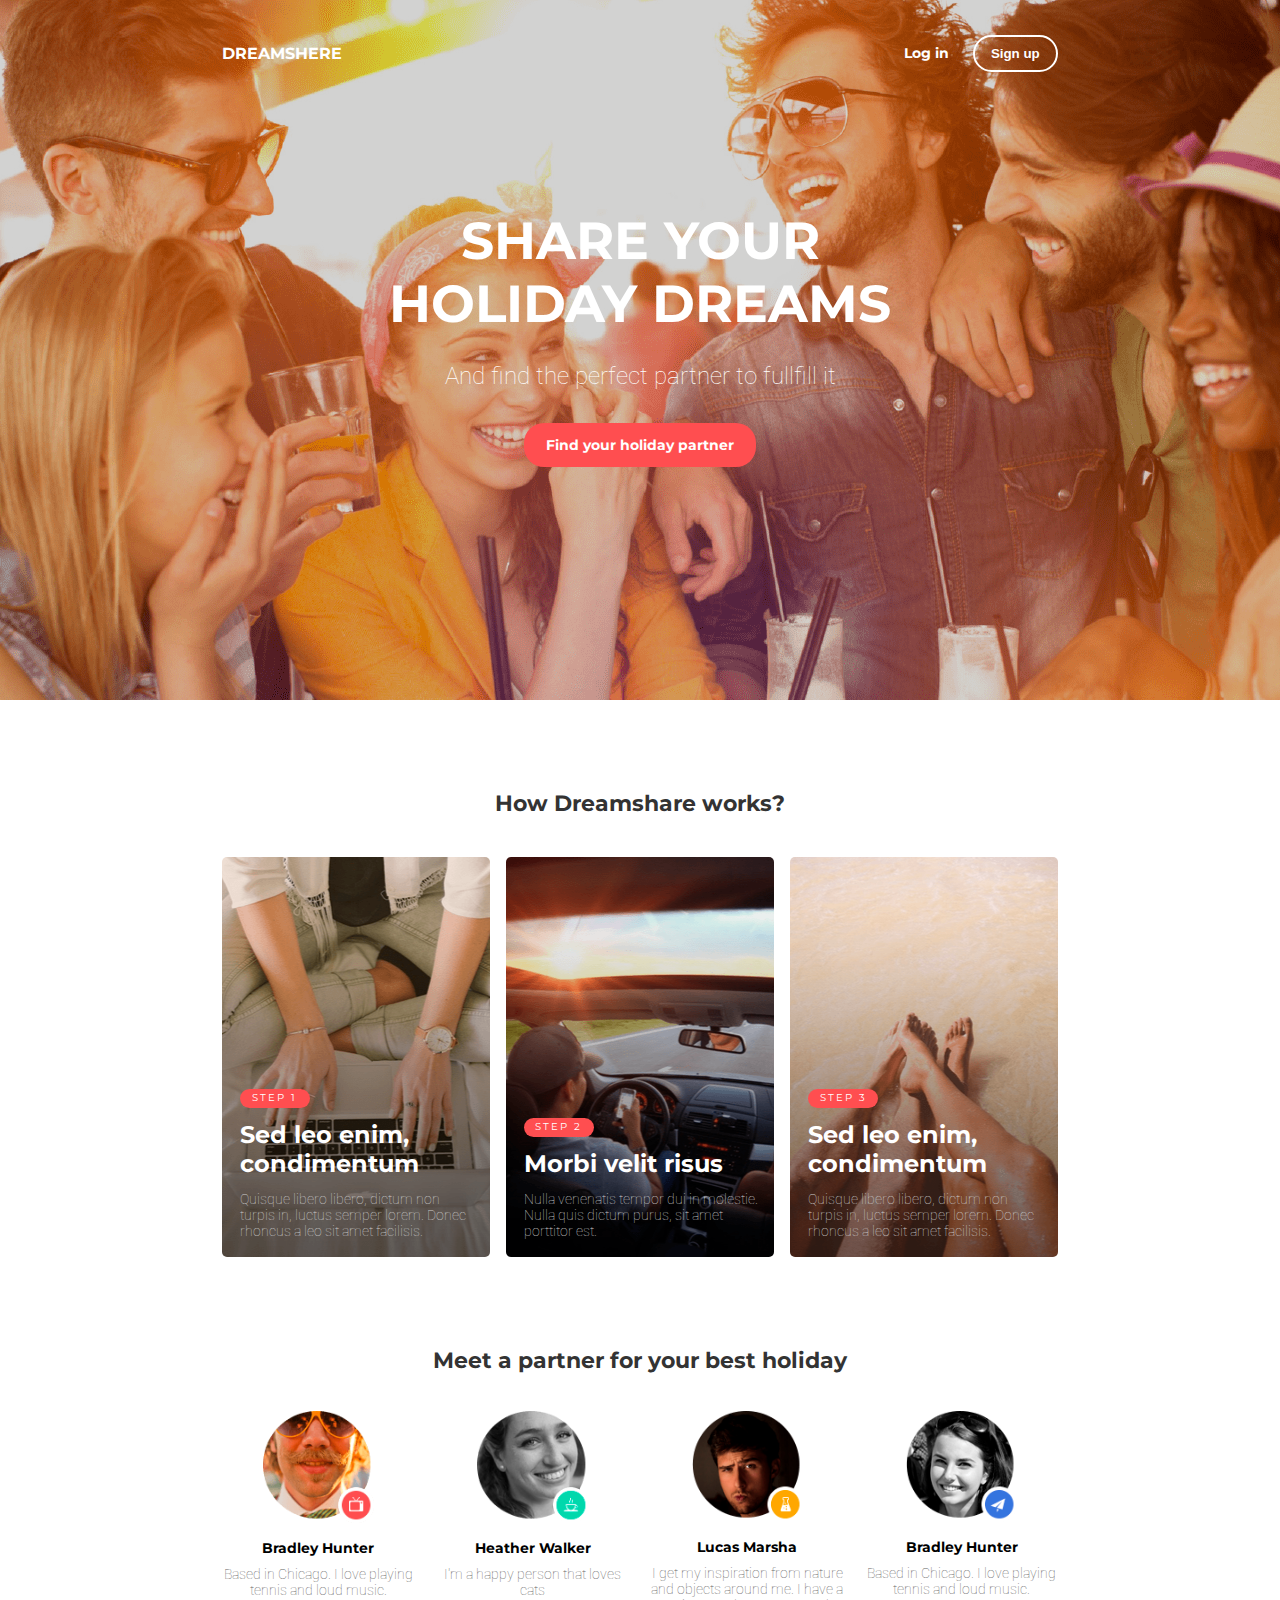
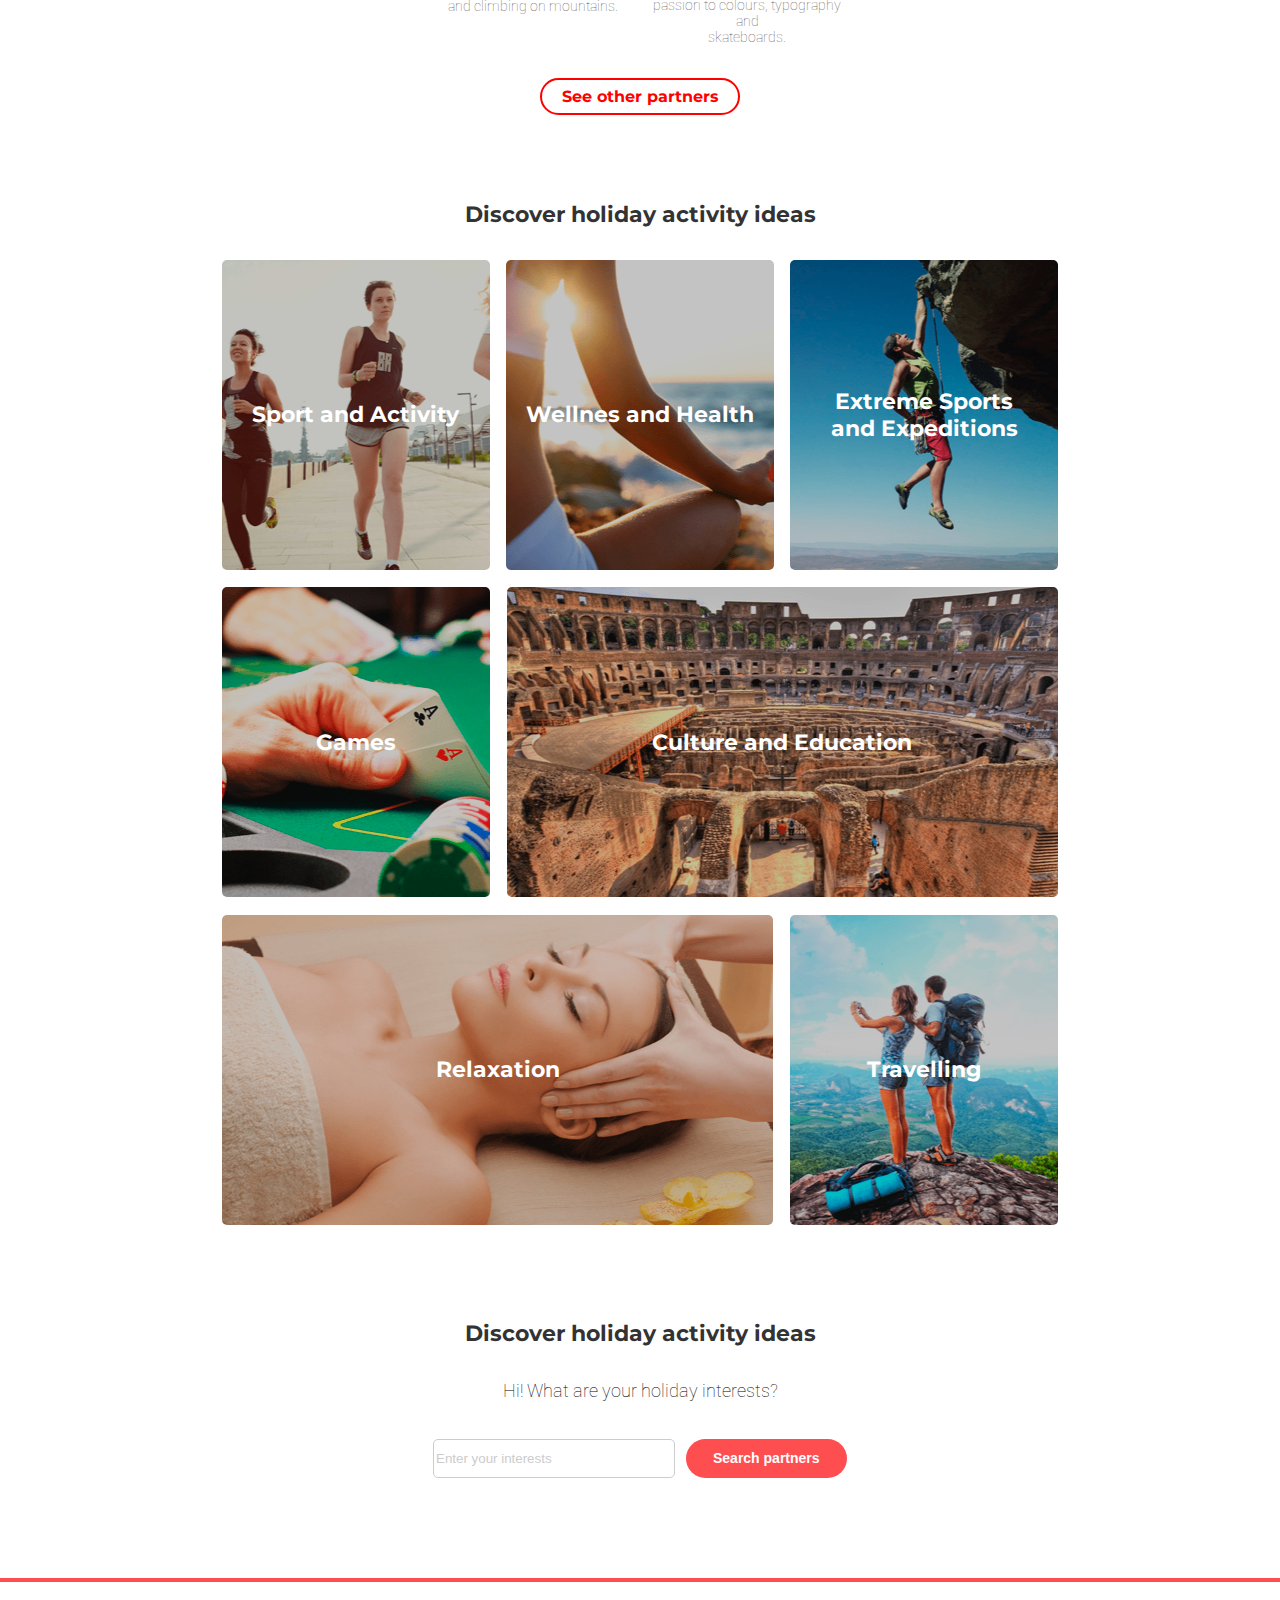
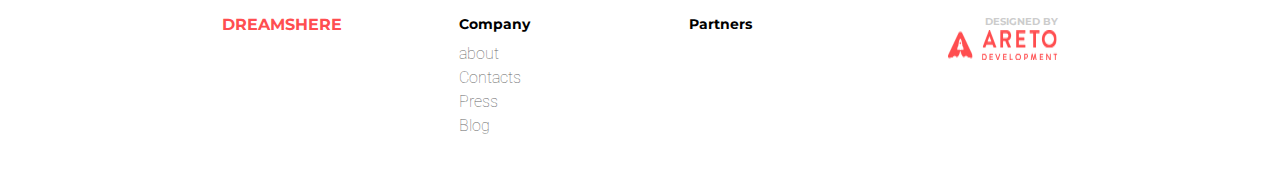
<file: DreamShere/index.html>
<!DOCTYPE html>
<html lang="en">
<head>
    <meta charset="UTF-8">
    <meta name="viewport" content="width=device-width, initial-scale=1.0">
    <link rel="stylesheet" href="main.css">
    <title>DREANSHERE</title>
    <meta name="viewport" content="width=device-width,initial-scale =1.0 , maximum-scale=1.0 , user-scalable = 0">
    <link href="https://fonts.googleapis.com/css2?family=Montserrat:wght@400;700&family=Roboto:wght@300&display=swap" rel="stylesheet">

</head>
<body>
<div class="promo">
    <div class="container">
        <div class="header">
            <span class="header__logo">dreamshere</span>
            <div class="header__auth">
                <span class="header__Login">Log in</span>
                <button class="header__btn"> Sign up</button>
            </div>
        </div>
        <div class="MainBlock">
            <div class="MainBlock__title ">
                Share your <br>
                holiday dreams
            </div>
            <div class="MainBlock__descr">
                And find the perfect partner to fullfill it
            </div>
            <div class="MainBlock__btn">
                Find your holiday partner
            </div>
        </div>
    </div>
</div>


<div class="HowItWorks">
    <div class="container-fluid">
        <div class="HowItWorks__title title">How Dreamshare works?</div>
        <div class="HowItWorks__steps">
            <div class="HowItWorks-image  HowItWorks-image_first">
                    <div class="image-step">
                        <h3 class="step__number">step 1</h3>
                    </div>
                        <span class="step__title">Sed leo enim,
                            condimentum</span>
                        <span class="step__descr">Quisque libero libero, dictum non turpis in, luctus semper lorem. Donec rhoncus a leo sit amet facilisis.</span>    
             </div>
            <div class="HowItWorks-image HowItWorks-image_second">
                <div class="image-step">
                    <h3 class="step__number">step 2</h3>
                </div>
                    <span class="step__title">Morbi velit risus</span>
                    <span class="step__descr">Nulla venenatis tempor dui in molestie. Nulla quis dictum purus, sit amet porttitor est.</span>
               
              </div>
             <div class="HowItWorks-image HowItWorks-image_third">
                <div class="image-step">
                    <h3 class="step__number">step 3</h3>
                </div>
                    <span class="step__title">Sed leo enim,
                        condimentum</span>
                    <span class="step__descr">Quisque libero libero, dictum non turpis in, luctus semper lorem. Donec rhoncus a leo sit amet facilisis.</span>
                
             </div> 
        </div>
    </div>
</div>
<div class="PartnersList">
    <div class="container">
        <div class="PartnersList__title title">
            Meet a partner for your best holiday
        </div>
        <div class="PartnersList-partners">
            <div class="partners__partner partners__partner_1">
                <img  class ="partners__img"src="./img/partner_1-min.png" alt="">
                <span class="partners__name">Bradley Hunter</span>
                <span class="partners__comment">Based in Chicago. I love playing <br> tennis and loud music.</span>
            </div>
            <div class="partners__partner partners__partner_2">
                <img  class ="partners__img"src="./img/partner_2-min.png" alt="">
                <span class="partners__name">Heather Walker</span>
                <span class="partners__comment">I'm a happy person that loves cats <br> and climbing on mountains.</span>
            </div>
            <div class="partners__partner partners__partner_3">
                <img  class ="partners__img"src="./img/partner_3-min.png" alt="">
                <span class="partners__name">Lucas Marsha</span>
                <span class="partners__comment">I get my inspiration from nature  <br>and objects around me. I have a <br> passion to colours, typography and <br> skateboards.</span>
            </div>
            <div class="partners__partner partners__partner_4">
                <img  class ="partners__img"src="./img/partner_4-min.png" alt="">
                <span class="partners__name">Bradley Hunter</span>
                <span class="partners__comment">Based in Chicago. I love playing tennis and loud music.</span>
            </div>
        </div>
        <div class="PartnersList-button">
            <button class="button__OtherPartners">See other partners</button>
        </div>
    </div>
</div>
<div class="ideas">
    <div class="container-fluid">
        <div class="ideas__title title">Discover holiday activity ideas</div>
        <div class="ideas-images">
            <div class="images__image images__image_1">
                <span class="ideas__subtitle">Sport and Activity</span>
            </div>
            <div class="images__image images__image_2">
                <span class="ideas__subtitle">Wellnes and Health</span>
            </div>
            <div class="images__image images__image_3">
                <span class="ideas__subtitle">Extreme Sports <br>
                    and Expeditions</span>
            </div>
            <div class="images__image images__image_4">
                <span class="ideas__subtitle">Games</span>
            </div>
            <div class="images__image images__image_5">
                <span class="ideas__subtitle">Culture and Education</span>
            </div>
            <div class="images__image images__image_6">
                <span class="ideas__subtitle">Relaxation</span>
            </div>
            <div class="images__image images__image_7">
                <span class="ideas__subtitle">Travelling</span>
            </div>
        </div>
    </div>
</div>
<div class="search">
    <div class="container">
       <div class="search-interests">
           <span class="interests__title title">
            Discover holiday activity ideas
           </span>
           <span class="interests__ask">
            Hi! What are your holiday interests?
           </span>
           <div class="interests__form">
           <input type="text" placeholder="Enter your interests"     class="interests__input">
           <button class="interests__btn">
            Search partners
           </button>
        </div>
        </div>
       </div>    
    </div>
</div>
<div class="sitehr">
    <hr class="sitehr_hr" >
</div>


    
    <div class="footer">
        <div class="container">
            <div class="FOOTER">
                <div class="footer-footerlist">
                    <div class=" footerlist-section ">
                        <span class="footerlist__logo">dreamshere</span>
                    </div>
                     <div class="footerlist-section footerlist-section_company ">
                         <span class="section__subtitle">
                              Company
                         </span>
                         <ul class="section-menu">
                              <li class="menu__item"><a href="#">about</a></li>
                              <li class="menu__item"><a href="#">Contacts</a></li>
                                <li class="menu__item"><a href="#">Press</a></li>
                                <li class="menu__item"><a href="#">Blog</a></li>
                            </ul>
                        </div>
                     <div class="footerlist-section">
                           <span class="section__subtitle">
                              Partners
                            </span> 
                      </div>
                  </div>
                   <div class="footer-designedBy">
                         <span class="designedBy__subtitle">designed by</span>
                     <img src="img/designedBy-min.png" alt="" class="designedBy__img">
            </div>
        </div>
        </div>
</div>
</body>
</html>
</file>
<file: DreamShere/main.css>
/*Общие настройки */
body{
    padding: 0;
    margin: 0;
    font-family: 'Montserrat', sans-serif;
}

.title{
    font-weight: bold;
    color:#333333;
    font-size: 22px;
    text-align: center;
}
.container{
    width:65.277%;
    margin: 0 auto;
}
.container-fluid{
    width:65.277%;
    margin: 0 auto;
}


/*Первый экран*/
.promo{
    background: url('img/bg-min.png') no-repeat center top /cover;
    height:700px;
}
.header{
    padding-top:44px;
    display: flex;
    justify-content: space-between;
}
.header__logo{
    font-weight: bold;
    color:white;
    text-transform: uppercase;
}
.header__Login{
    margin-right: 20px;
    font-weight: bold;
    color:white;
    font-size: 14px;

}
.header__auth{
    margin-top: -9px;
}
.header__btn{

    font-weight: bold;
    padding: 9px 16px;
    text-decoration: none;
    color:white;
    background:none;
    border:2px solid white;
    border-radius: 20px;
}

.MainBlock{
    margin-top: 137px;
    display: flex;
    flex-direction: column;
    align-items: center;
    justify-content: center;
}
.MainBlock__title{
    font-weight: bold;
    text-transform: uppercase;
    text-align: center;
    color:white;
    font-size: 52px;

}
.MainBlock__descr{
    text-align: center;
    margin-top: 27px;
    font-family: 'Roboto',sans-serif;
    font-weight: lighter;
    font-size: 24px;
    color:white;

}
.MainBlock__btn{
    display: inline-block;
    padding: 13px 22px;
    text-align: center;
    margin-top: 33px;
    background: #ff4e50;
    color:white;
    font-size: 14px;
    font-weight: bold;
    border-radius: 20px;
}

/*Второй экран*/
.HowItWorks{
    margin-top: 90px;
}


.HowItWorks__steps{
    margin-top: 40px;
    display: flex;
    justify-content: space-between;
}
.HowItWorks-image{
    border-radius: 5px;
    width:32%;
    height: 400px;
    display: flex;
    flex: 0 0 32%;
    flex-direction: column;
    justify-content: flex-end;
    

}
.HowItWorks-image_first{
    background: url('img/img_step_1-min.png') no-repeat center bottom/cover;
}
.HowItWorks-image_second{
    background: url('img/img_step_2-min.png') no-repeat center bottom/cover;
}.HowItWorks-image_third{
    background: url('img/img_step_3-min.png') no-repeat center bottom/cover;
}
.image-step{
    margin-bottom: -4.5%;
    padding:0  6.666% ;
}
.step__number{
    letter-spacing:2px;
    height:15px;
    width:65px;
    padding: 1%;
    font-weight: 400;
    font-size: 10px;
    color:white;
    text-transform: uppercase;
    text-align: center;
    background: #ff4e50;
    border-radius:20px;
}
.step__title{
    padding: 5% 6.666% ;
    flex-wrap: wrap;
    font-weight: bold;
    font-size: 24px;
    color:white;

}
.step__descr{
    padding:0  5%  6.666% 6.666% ;
    max-width: 100%;
    text-align: left;
    font-family: 'Roboto' ,'sans-serif';
    font-weight: lighter;
    font-size: 14px;
    color:#cccccc;
}

/*третий экран*/
.PartnersList{
    margin-top: 90px;
    height: 100%;
}

.PartnersList-partners{
    margin-top: 37px;
    display:flex;
    justify-content: space-between;
}

.partners__partner{
    display: flex;
    flex-direction: column;
    justify-content: center;
    align-items: center;
    width:23%;
    height: 52.55%;
}
.partners__img{
    width: 58%;
    height: 58%;
}
.partners__name{
    margin-top: 8%;
    font-weight: bold;
    font-size: 14px;
}
.partners__comment{
    margin-top: 5%;
    font-family: 'Roboto','sans-serif';
    font-size: 14px;
    font-weight:lighter;
    color:#666666;
    text-align: center;
}
.PartnersList-button{
    margin-top: 33px;
    display: flex;
    justify-content: center;
}
.button__OtherPartners{
    font-family: 'Montserrat', sans-serif;
    width: 21.425%;
    min-width: 200px;
    background: none;
    color:red;
    text-decoration: none;
    border:2px solid red;
    border-radius: 20px;
    font-size:100% ;
    font-weight: bold;
    text-align: center;
    height: 37px;
}

/*четвертый экран*/
.ideas{
    margin-top: 6.7%;
    height: 100%;
}

.ideas-images{
    display: flex;
    flex-wrap: wrap;
    justify-content: space-between;
}
.ideas-images:first-child{
    margin:0;
}
.images__image{
    border-radius: 5px;
    height: 310px;
    width: 32%;
    margin-top:3.8% ;
    display: flex;
    flex-direction: column;
    justify-content: center;

}
.ideas__subtitle{
    font-size: 22px;
    color:white;
    font-weight: bold;
    text-align: center;
}
.images__image_1{

 background: url('img/Sportactivity-min.png') no-repeat center top/cover;
}
.images__image_2{
    background: url('img/Welines-min.png')no-repeat center top/cover;
}
.images__image_3{
    background: url('img/Sports-min.png')no-repeat center top/cover;
}
.images__image_4{
    margin-top:2.1% ;
    background: url('img/games-min.png') no-repeat center top/cover;
}
.images__image_5{
    margin-top:2.1% ;
    width:65.9%;
    background: url('img/CultureandEducation-min.png') no-repeat center top/cover;
}
.images__image_6{
    margin-top:2.1% ;
    width:65.9%;
    background: url('img/Relaxion-min.png') no-repeat center top/cover;
}
.images__image_7{
    margin-top:2.1% ;
    background: url('img/Travelling-min.png') no-repeat center top/cover;
}



/*пятый экран*/
.search{
    height: 250px;
    margin-top: 95px;
}
.search-interests{
    display: flex;
    flex-direction: column;
    align-items: center;
}


.interests__ask{
    margin-top:33px ;
    text-align: center;
    font-family: 'Roboto',sans-serif;
    font-weight: lighter;
    font-size: 18px;
    color:black;
}
.interests__form{
    width:414px;
    margin-top: 38px;
    display: flex;
    justify-content: space-between;
}
.interests__input{
    border:1px solid #cccccc;
    color:#cccccc;
    text-decoration: none;
    border-radius: 5px;
    width:57%;
    height: 35px;

}
.interests__btn{
    margin-left: 2%;
    width:39%;
    text-decoration: none;
    padding:9px 0;
    text-align: center;
    background: #ff4e50;
    color:white;
    font-size: 14px;
    font-weight: bold;
    border:none;
    border-radius: 20px;
}
::-webkit-input-placeholder { 
    color: #cccccc;
    padding-left:0px;
  }









/*линия*/
.sitehr_hr{
    border:none;
    width: 100%;
    height: 4px;
    background: #ff4e50;
}

/*футер*/

.FOOTER{
    width: 100%;
    height: 100%;
    display: flex;
}

.footer{
    height: 198px;
}
.footer-footerlist{
    width:300px;
    display: flex;
    justify-content: space-between;
}
.footerlist-section_company{
    margin-right: 8%;
}
.footerlist__logo{
   
    font-size: 16px;
    text-transform: uppercase;
    color:#ff4e50;
    font-weight: bold;
}
.footerlist-section{
    display: flex;
    flex-direction: column;
}

.section__subtitle{
    text-align: center;
color: black;
font-size: 14px;
font-weight: bold;

}
.menu__item{ 
    margin-top: 5px;
list-style-type: none;

}

ul,li{
    margin: 0;
    padding: 0; 
}

.menu__item a{
    text-align: center;
    color:#666666;
    font-family: 'Roboto',sans-serif;
    font-weight: lighter;
    text-decoration: none;
}


.designedBy__subtitle{
    font-weight: bold;
    font-size: 10px;
    text-align: right;
    color:#cccccc;
    text-transform: uppercase;
}
.section-menu{
    margin-top: 8%;
}

.FOOTER{
    width: 100%;
    display:flex;
    justify-content: space-between;
}
.footer-footerlist{
    margin-top: 3%;
    width: 530px;
    display: flex;
    justify-content: space-between;
    
}

.footer-designedBy{
    margin-top: 3%;
    display: flex;
    flex-direction: column;
    
}
.designedBy__img{
    margin-top: 2px;
    width:100%;
    height: 25%;
}


/* Адаптив*/
@media (max-width:1024px){
    .container{
        width: 90%;
    }
    .container-fluid{
        width:100%;
    }
    .PartnersList-partners{
        flex-wrap: wrap;
    }
    .partners__partner{
        width:50%;
    }
    .PartnersList{
        height: 100%;
    }
    .MainBlock__title{
        font-size: 42px;
    
    }
    .HowItWorks__steps{    
        justify-content: space-around;
    }
}
@media (max-width:414px){
    .container{
        width:100%;
    }
    .header{
        flex-direction: column;
        align-items: center;
        justify-content: center;
    }
    .HowItWorks, .PartnersList, .ideas ,.search{
        margin-top:20px;
    }
    .header__logo{
        margin-top: 30%;
        order:2;
    }
    .header__auth{
        order:1;
    }
    .MainBlock{
        margin-top: 20px;
    }
    .MainBlock__title{
        font-weight: bold;
        text-transform: uppercase;
        text-align: center;
        color:white;
        font-size: 35px;
    
    }

    .HowItWorks-image{
        margin-top: 10px;
        width: 96%;
        flex-shrink: 0;
        min-height: 300px;
        flex:1 1 100%;
        margin-left:0 ;
    }
    .HowItWorks-image:first-child{
        margin-top: 0px;
    }
    .HowItWorks__steps{
    flex-direction: column;
    justify-content: center;
    align-items: center;
    }

    .partners__partner{
        width:100%;
       
    }
    .partners__partner_1{
        order:1;
    }
    .partners__partner_2{
        order:3;
    }
    .partners__partner_3{
        order:2;
    }
    .partners__partner_4{
        order:4;
    }
    .button__OtherPartners{
        width: 95%;
    }
    .images__image{
        height:150px;
        margin:2% 2%;
        width: 96%;
    }

    .interests__form{
        width: 100%;
        flex-direction: column;
        align-items: center;
    }
    .interests__input{
        align-self: center;
        width: 90%;
    }
    .interests__btn{
        margin-top: 2%;
        width: 90%;
    }
    .section-menu{
        margin:0;
    }


    .footerlist-section_company{
        margin: 0;
    }
    .footer-footerlist{
        margin-left: 0;
        flex-direction: column;
        justify-content: center;
        align-items: center;
    }
    .section-menu{
        display: inline;
    }
    .menu__item {
        display: inline;
    }
    .FOOTER{
        margin: 0;
        width: 100%;
        height: 100%;
        display: flex;
        flex-direction: column;
        justify-content: center;
        align-items: center;
    }
    .footer-footerlist{
        flex-direction: column;
        justify-content: center;
    }
    .footerlist-section{
        margin-top: 2.2%;
        justify-content: center;
        align-items: center;
    }
    .footer-designedBy{
        align-items: center;
        justify-content: center;
        margin-top: 3.6%;
        display: flex;
        flex-direction: column;
        
    }
    .designedBy__img{
        margin-top: 2%;
        width:100%;
        height: 40%;
    }
}
</file>
